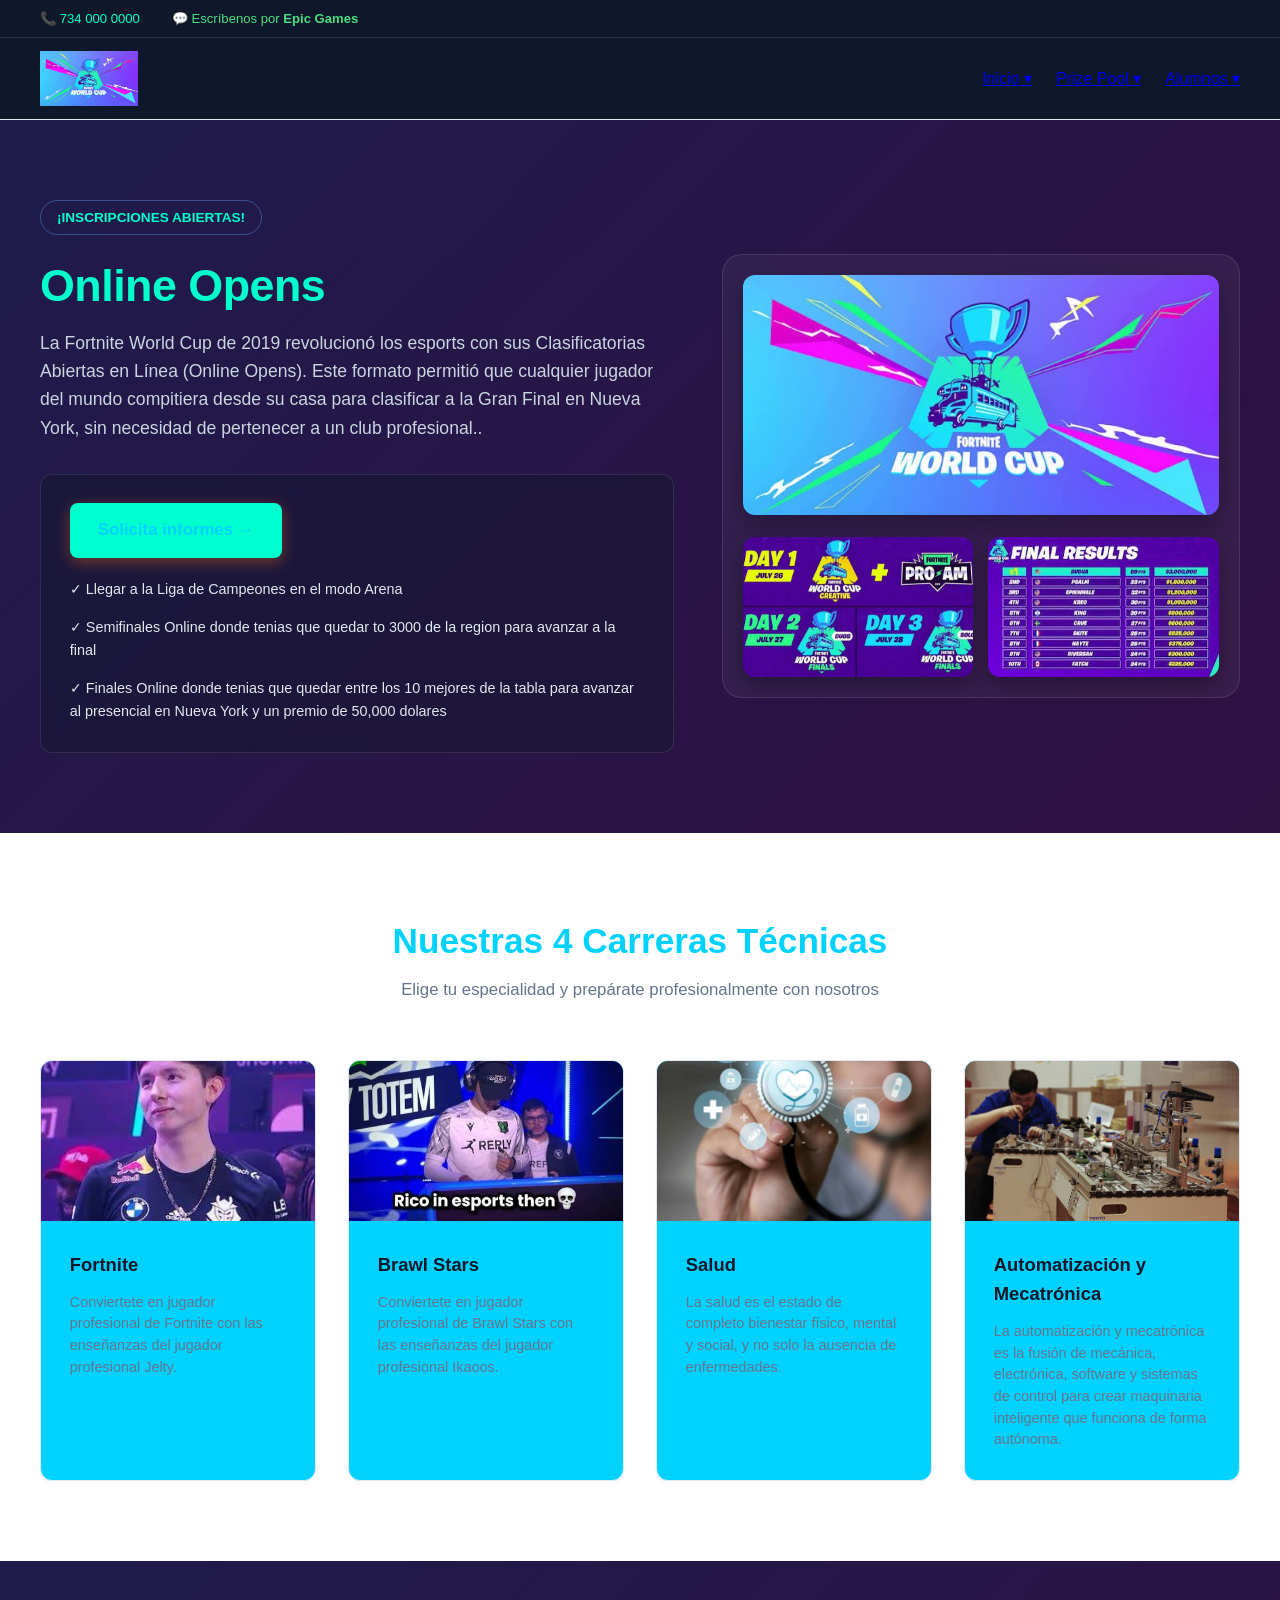
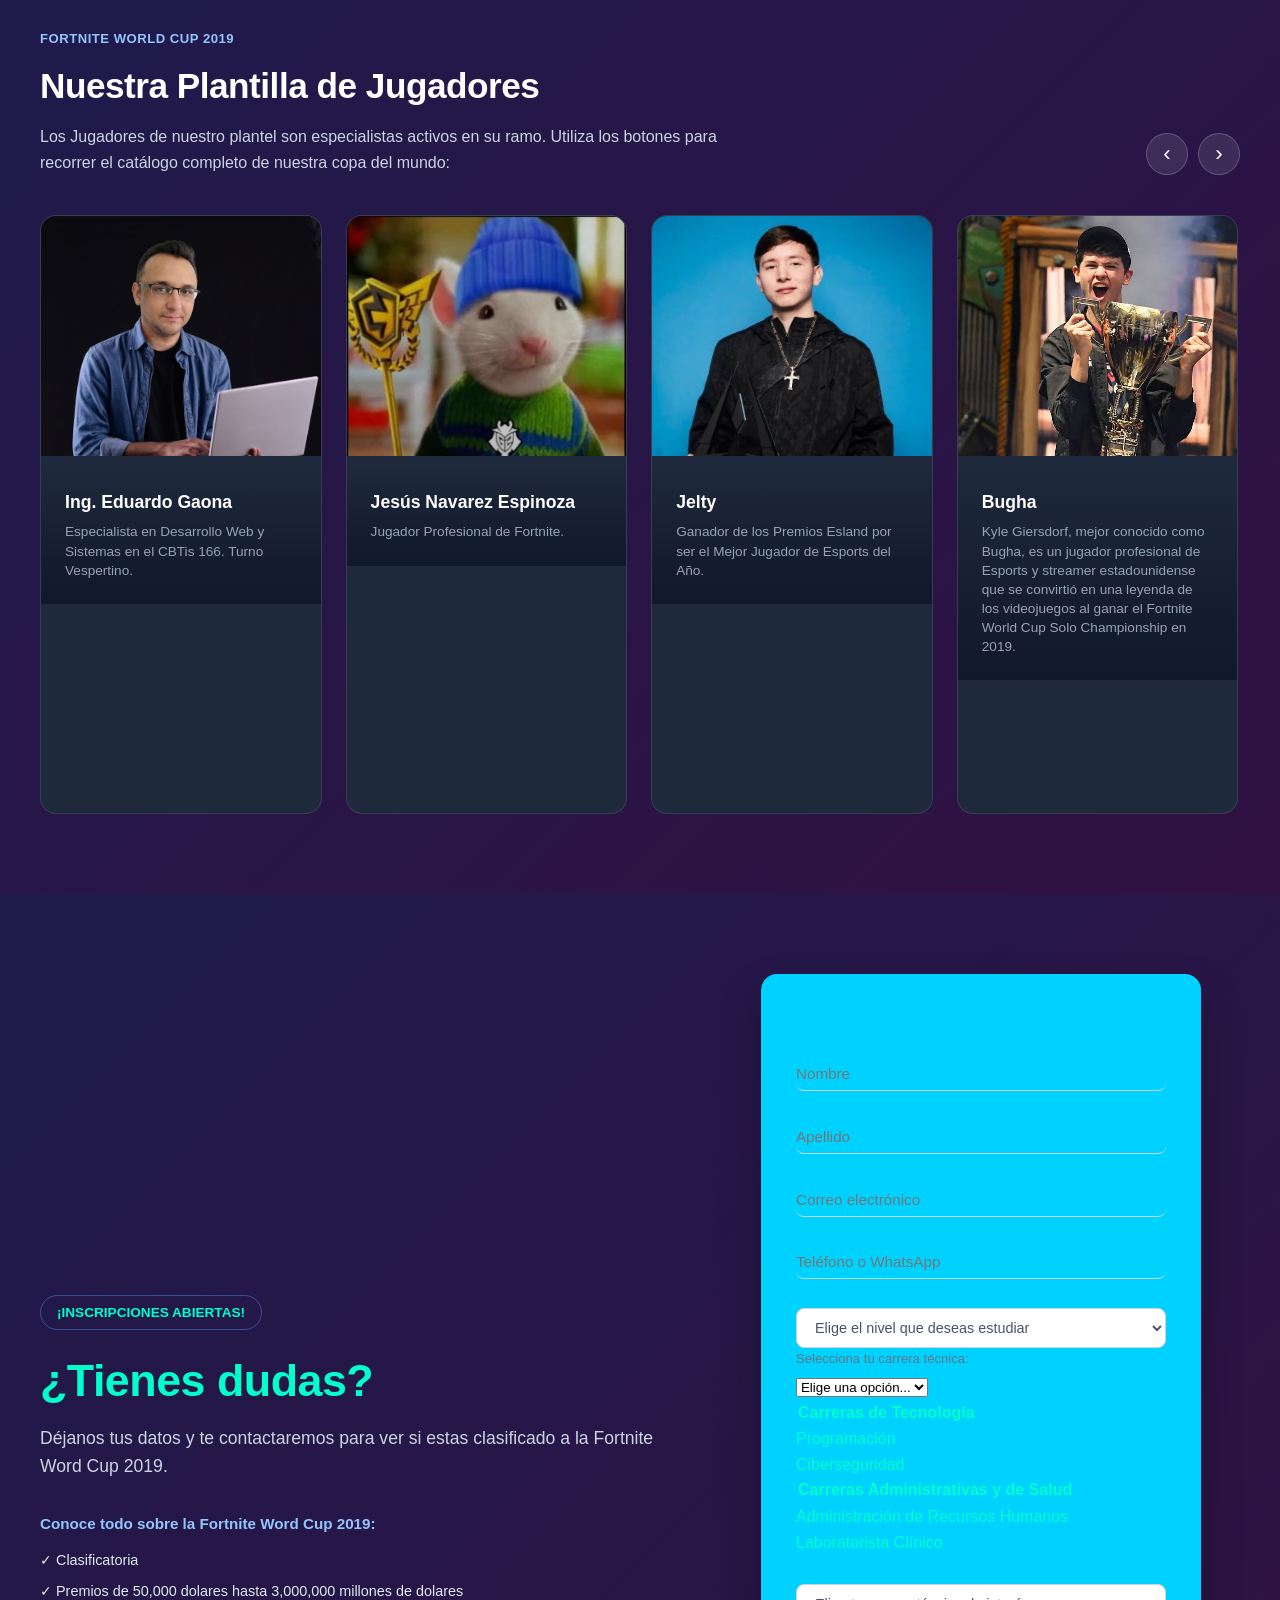
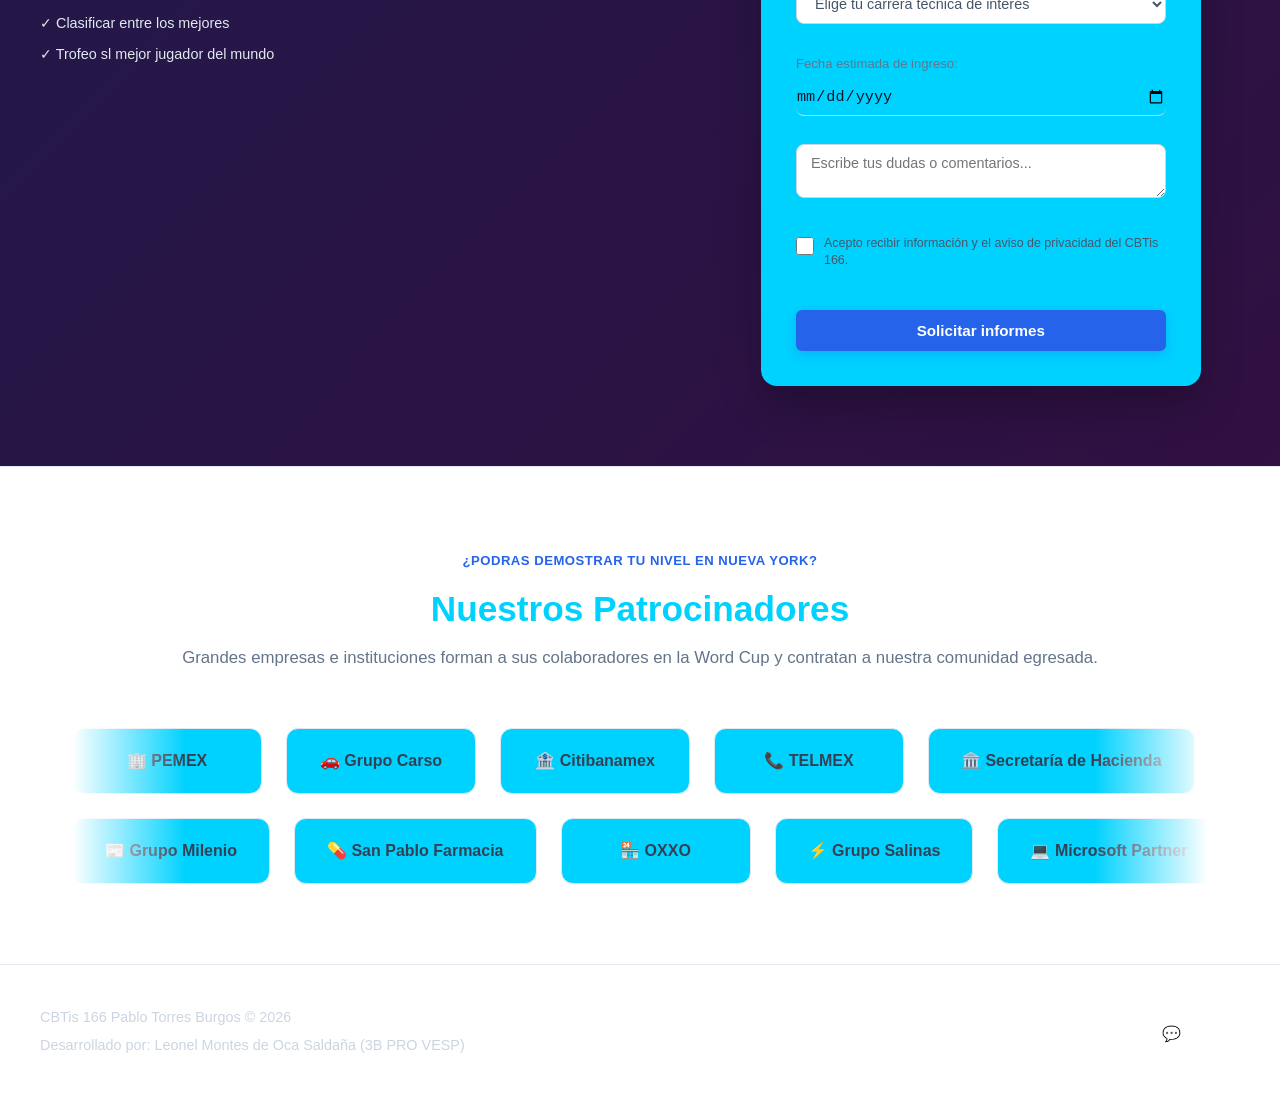
<file: index.html>
<!--
  ======================================================================
  INSTITUCIÓN: CBTis 166 Pablo Torres Burgos
  ----------------------------------------------------------------------
  * Estudiante: Leonel Montes de Oca Saldaña
  * Grupo: 3B PRO VESP  
  * Actividad: Portal Institucional (Con barra superior, collage y formulario)
  ====================================================================== -->

<!DOCTYPE html>
<html lang="es">
<head>
    <meta charset="UTF-8">
    <meta name="viewport" content="width=device-width, initial-scale=1.0">
    <title>CBTis 166 - Portal Oficial</title>
    <link rel="stylesheet" href="styles.css">
</head>
<body>

    <!-- BARRA SUPERIOR DE CONTACTO -->
    <div class="top-bar" id="inicio">
        <div class="top-bar-container">
            <div class="top-contacts">
                <span class="top-item">📞 734 000 0000</span>
                <span class="top-item whatsapp">💬 Escríbenos por <strong>Epic Games</strong></span>
            </div>
        </div>
    </div>

 <!-- BARRA DE NAVEGACIÓN PRINCIPAL CON MENÚS DESPLEGABLES -->
    <header class="navbar">
        <div class="nav-container">
            <div class="nav-brand">
                <a href="#inicio">
                    <img src="img/WordCup.jpeg" alt="CBTis 166" class="brand-logo-img">
                </a>
            </div>

            <!-- Botón del Menú Hamburguesa para móviles -->
            <button type="button" class="hamburger" id="hamburger-btn" aria-label="Abrir menú de navegación">
                <span class="bar"></span>
                <span class="bar"></span>
                <span class="bar"></span>
            </button>

            <!-- MENÚ PRINCIPAL -->
            <nav>
                <ul class="nav-menu" id="nav-menu">
                    
                    <!-- 1. Menú Desplegable: INICIO -->
                    <li class="nav-item dropdown-item">
                        <a href="#inicio" class="nav-link dropdown-btn" id="dropdown-inicio-btn">
                            Inicio <span class="arrow">▾</span>
                        </a>
                        <ul class="submenu" id="submenu-inicio">
                            <li class="submenu-item"><a href="#inicio" class="submenu-link">Diseño Web</a></li>
                            <li class="submenu-item"><a href="#oferta" class="submenu-link">Aplicaciones Móviles</a></li>
                            <li class="submenu-item"><a href="#contacto" class="submenu-link">Ciberseguridad</a></li>
                        </ul>
                    </li>

                    <!-- 2. Menú Desplegable: PRIZE POOL -->
                    <li class="nav-item dropdown-item">
                        <a href="#oferta" class="nav-link dropdown-btn" id="dropdown-prize-btn">
                            Prize Pool <span class="arrow">▾</span>
                        </a>
                        <ul class="submenu" id="submenu-prize">
                            <li class="submenu-item"><a href="#oferta" class="submenu-link">Diseño Web</a></li>
                            <li class="submenu-item"><a href="#oferta" class="submenu-link">Aplicaciones Móviles</a></li>
                            <li class="submenu-item"><a href="#oferta" class="submenu-link">Ciberseguridad</a></li>
                        </ul>
                    </li>

                    <!-- 3. Menú Desplegable: ALUMNOS -->
                    <li class="nav-item dropdown-item">
                        <a href="login.html" class="nav-link dropdown-btn" id="dropdown-alumnos-btn">
                            Alumnos <span class="arrow">▾</span>
                        </a>
                        <ul class="submenu" id="submenu-alumnos">
                            <li class="submenu-item"><a href="login.html" class="submenu-link">Diseño Web</a></li>
                            <li class="submenu-item"><a href="login.html" class="submenu-link">Aplicaciones Móviles</a></li>
                            <li class="submenu-item"><a href="login.html" class="submenu-link">Ciberseguridad</a></li>
                        </ul>
                    </li>

                </ul>
            </nav>
        </div>
    </header>

    <!-- SECCIÓN DE DOS COLUMNAS CON COLLAGE DE IMÁGENES -->
    <section class="hero-section">
        <div class="hero-container">
            
            <!-- Columna Izquierda: Textos, Botón y Beneficios -->
            <div class="hero-text-side">
                <span class="hero-tag">¡INSCRIPCIONES ABIERTAS!</span>
                <h1>Online Opens</h1>
                <p>La Fortnite World Cup de 2019 revolucionó los esports con sus Clasificatorias Abiertas en Línea (Online Opens). Este formato permitió que cualquier jugador del mundo compitiera desde su casa para clasificar a la Gran Final en Nueva York, sin necesidad de pertenecer a un club profesional..</p>
                
                <div class="hero-cta-box">
                    <a href="login.html" class="btn-orange">Solicita informes →</a>
                    <div class="hero-benefits">
                        <span>✓ Llegar a la Liga de Campeones en el modo Arena</span>
                        <span>✓ Semifinales Online donde tenias que quedar to 3000 de la region para avanzar a la final</span>
                        <span>✓ Finales Online donde tenias que quedar entre los 10 mejores de la tabla para avanzar al presencial en Nueva York y un premio de 50,000 dolares</span>
                    </div>
                </div>
            </div>

            <!-- Columna Derecha: Collage de Imágenes -->
            <div class="hero-image-side">
                <div class="image-collage">
                    <div class="collage-main">
                        <img src="img/WordCup.jpeg" alt="Estudiante CBTis">
                    </div>
                    <div class="collage-sub">
                        <img src="img/formato.jpg" alt="Laboratorista">
                        <img src="img/tabla.jpg" alt="Programación">
                    </div>
                </div>
            </div>

        </div>
    </section>

    <!-- SECCIÓN DE OFERTA EDUCATIVA CON IMÁGENES ALUSIVAS -->
    <section id="oferta" class="careers-section">
        <div class="section-container">
            <div class="section-header">
                <h2>Nuestras 4 Carreras Técnicas</h2>
                <p>Elige tu especialidad y prepárate profesionalmente con nosotros</p>
            </div>

            <div class="careers-grid">
                
                <!-- Carrera 1: Fortnite -->
                <div class="career-card">
                    <div class="career-img-container">
                        <img src="img/jelty3.jpeg" alt="Recursos Humanos">
                    </div>
                    <div class="career-content">
                        <h3>Fortnite</h3>
                        <p>Conviertete en jugador profesional de Fortnite con las enseñanzas del jugador profesional Jelty.</p>
                    </div>
                </div>

                <!-- Carrera 2: Brawl Stars -->
                <div class="career-card">
                    <div class="career-img-container">
                        <img src="img/ikaoos.jpeg" alt="Programación">
                    </div>
                    <div class="career-content">
                        <h3>Brawl Stars</h3>
                        <p>Conviertete en jugador profesional de Brawl Stars con las enseñanzas del jugador profesional Ikaoos.</p>
                    </div>
                </div>

                <!-- Carrera 3: Salud -->
                <div class="career-card">
                    <div class="career-img-container">
                        <img src="img/Salud.jpg" alt="Ciberseguridad">
                    </div>
                    <div class="career-content">
                        <h3>Salud</h3>
                        <p>La salud es el estado de completo bienestar físico, mental y social, y no solo la ausencia de enfermedades.</p>
                    </div>
                </div>

                <!-- Carrera 4: Automatización y Mecatrónica -->
                <div class="career-card">
                    <div class="career-img-container">
                        <img src="img/AutomatizaciónyMecatrónica.jpg" alt="Laboratorista Clínico">
                    </div>
                    <div class="career-content">
                        <h3>Automatización y Mecatrónica</h3>
                        <p>La automatización y mecatrónica es la fusión de mecánica, electrónica, software y sistemas de control para crear maquinaria inteligente que funciona de forma autónoma.</p>
                    </div>
                </div>

            </div>
        </div>
    </section>

    <!-- SECCIÓN DE DOCENTES CON RECORRIDO INTERACTIVO (JS) -->
    <section class="teachers-section">
        <div class="teachers-container">
            
            <div class="teachers-header">
                <div>
                    <span class="teachers-tag">Fortnite World Cup 2019</span>
                    <h2>Nuestra Plantilla de Jugadores</h2>
                    <p>Los Jugadores de nuestro plantel son especialistas activos en su ramo. Utiliza los botones para recorrer el catálogo completo de nuestra copa del mundo:</p>
                </div>
                <!-- Botones funcionales con IDs -->
                <div class="teachers-nav-buttons">
                    <button id="btn-prev" class="nav-btn">‹</button>
                    <button id="btn-next" class="nav-btn">›</button>
                </div>
            </div>

            <!-- Contenedor de las tarjetas de docentes (controlado por JS) -->
            <div class="teachers-grid" id="teachers-track">
                
                <!-- Grupo 1 (Primeros 4 profesores) -->
                <div class="teacher-card">
                    <img src="img/gaona.jpg" alt="Profesor">
                    <div class="teacher-info">
                        <h3>Ing. Eduardo Gaona</h3>
                        <p>Especialista en Desarrollo Web y Sistemas en el CBTis 166. Turno Vespertino.</p>
                    </div>
                </div>

                <div class="teacher-card">
                    <img src="img/jelty.jpeg" alt="Profesora">
                    <div class="teacher-info">
                        <h3>Jesús Navarez Espinoza</h3>
                        <p>Jugador Profesional de Fortnite.</p>
                    </div>
                </div>

                <div class="teacher-card">
                    <img src="img/jelty2.jpeg" alt="Profesor">
                    <div class="teacher-info">
                        <h3>Jelty </h3>
                        <p>Ganador de los Premios Esland por ser el Mejor Jugador de Esports del Año.</p>
                    </div>
                </div>

                <div class="teacher-card">
                    <img src="img/Bugha.jpg" alt="Profesor">
                    <div class="teacher-info">
                        <h3>Bugha</h3>
                        <p>Kyle Giersdorf, mejor conocido como Bugha, es un jugador profesional de Esports y streamer estadounidense que se convirtió en una leyenda de los videojuegos al ganar el Fortnite World Cup Solo Championship en 2019.</p>
                    </div>
                </div>

                <!-- Grupo 2 (Otros 4 profesores / Ejemplos adicionales para el recorrido) -->
                <div class="teacher-card">
                    <img src="img/Peterbot.jpg"alt="Profesora">
                    <div class="teacher-info">
                        <h3>Peterbot</h3>
                        <p>Peter Kata, más conocido en el mundo de los videojuegos como Peterbot, es un jugador profesional de Fortnite húngaro-estadounidense y creador de contenido que actualmente compite para la organización Team Falcons. Nacido el 20 de junio de 2007, es ampliamente considerado por la comunidad y los analistas como uno de los mejores jugadores de Fortnite del mundo debido a sus mecánicas excepcionales, puntería milimétrica y agresivo estilo de juego.</p>
                    </div>
                </div>

                <div class="teacher-card">
                    <img src="img/King.jpg" alt="Profesor">
                    <div class="teacher-info">
                        <h3>King</h3>
                        <p>El jugador argentino Thiago "K1nG" Lapp hizo historia en la Fortnite World Cup 2019 al obtener el 5.º puesto en la modalidad en solitario (Solo) con tan solo 13 años de edad, llevándose un premio de $900,000 dólares. El torneo, celebrado en el Arthur Ashe Stadium de Nueva York, catapultó al joven a la fama internacional gracias a su estilo de juego sumamente agresivo y vistoso.</p>
                    </div>
                </div>

                <div class="teacher-card">
                    <img src="img/Mongraal.jpg" alt="Profesora">
                    <div class="teacher-info">
                        <h3>Mongraal</h3>
                        <p>Kyle "Mongraal" Jackson (nacido el 13 de agosto de 2004) es un reconocido jugador profesional de esports y creador de contenido británico, considerado históricamente como uno de los pioneros y mecánicos más influyentes en la escena competitiva global de Fortnite.</p>
                    </div>
                </div>

                <div class="teacher-card">
                    <img src="img/sangaona.jpeg" alt="Profesor">
                    <div class="teacher-info">
                        <h3>San Gaona</h3>
                        <p>Patrono de los que codifican, resuelven y nunca se rinden ante el código.</p>
                    </div>
                </div>

            </div>

        </div>
    </section>

    <!-- SECCIÓN DE DOS COLUMNAS CON FORMULARIO INTEGRADO -->
    <section class="hero-section">
        <div class="hero-container">
            
            <!-- Columna Izquierda: Textos y Beneficios (Estilo UMOV) -->
            <div class="hero-text-side">
                <span class="hero-tag">¡INSCRIPCIONES ABIERTAS!</span>
                <h1 class="hero-title-custom">¿Tienes dudas?</h1>
                <p class="hero-desc-custom">
                    Déjanos tus datos y te contactaremos para ver si estas clasificado a la Fortnite Word Cup 2019.
                </p>
                
                <div class="hero-subtitle-custom">
                    Conoce todo sobre la Fortnite Word Cup 2019:
                </div>
                <div class="hero-benefits hero-benefits-column">
                    <span>✓ Clasificatoria</span>
                    <span>✓ Premios de 50,000 dolares hasta 3,000,000 millones de dolares</span>
                    <span>✓ Clasificar entre los mejores</span>
                    <span>✓ Trofeo sl mejor jugador del mundo</span>
                </div>
            </div>

            <!-- Columna Derecha: Tarjeta Flotante con Formulario (10 campos/etiquetas) -->
            <div class="hero-form-side">
                <div class="cbtis-hero-form-card">
                    
                    <h3 class="form-card-title">
                        Solicita informes
                    </h3>

                    <form id="form-hero-informes" action="#" method="POST">
                        
                        <!-- 1. Campo de Texto: Nombre -->
                        <div class="cbtis-input-group form-group-margin">
                            <input type="text" id="info_nombre" name="nombre" required placeholder="Nombre" class="form-control-input">
                        </div>

                        <!-- 2. Campo de Texto: Apellido -->
                        <div class="cbtis-input-group form-group-margin">
                            <input type="text" id="info_apellido" name="apellido" required placeholder="Apellido" class="form-control-input">
                        </div>

                        <!-- 3. Campo de Correo Electrónico -->
                        <div class="cbtis-input-group form-group-margin">
                            <input type="email" id="info_email" name="email" required placeholder="Correo electrónico" class="form-control-input">
                        </div>

                        <!-- 4. Campo de Teléfono -->
                        <div class="cbtis-input-group form-group-margin">
                            <input type="tel" id="info_telefono" name="telefono" required placeholder="Teléfono o WhatsApp" class="form-control-input">
                        </div>

                        <!-- 5. Menú Desplegable (Select): Nivel de Estudios -->
                        <div class="cbtis-input-group form-group-margin">
                            <select id="info_nivel" name="nivel" required class="form-control-select">
                                <option value="">Elige el nivel que deseas estudiar</option>
                                <option value="media">Educación Mixta</option>
                            </select><div class="input-group">
    <label for="carrera-academica">Selecciona tu carrera técnica:</label>
    
    <!-- Etiqueta select obligatoria para que funcionen los grupos -->
    <select id="carrera-academica" name="carrera" required>
        <option value="">Elige una opción...</option>
        
        <optgroup label="Carreras de Tecnología">
            <option value="programacion">Programación</option>
            <option value="ciberseguridad">Ciberseguridad</option>
        </optgroup>
        
        <optgroup label="Carreras Administrativas y de Salud">
            <option value="recursos_humanos">Fortnite</option>
            <option value="laboratorista">Brawl Stars</option>
        </optgroup>
        
    </select><optgroup label="Carreras de Tecnología">
    <option value="programacion">Programación</option>
    <option value="ciberseguridad">Ciberseguridad</option>
</optgroup>
<optgroup label="Carreras Administrativas y de Salud">
    <option value="recursos_humanos">Administración de Recursos Humanos</option>
    <option value="laboratorista">Laboratorista Clínico</option>
</optgroup>
</div>
                        </div>

                        <!-- 6. Menú Desplegable (Select): Carrera Técnica -->
                        <div class="cbtis-input-group form-group-margin">
                            <select id="info_carrera" name="carrera" required class="form-control-select">
                                <option value="">Elige tu carrera técnica de interés</option>
                                <option value="recursos">Fortnite</option>
                                <option value="programacion">Brawl Stars</option>
                                <option value="ciberseguridad">Ciberseguridad</option>
                                <option value="laboratorista">Laboratorista Clínico</option>
                            </select>
                        </div>

                        <!-- 7. Campo de Fecha (Date): Fecha estimada de ingreso -->
                        <div class="cbtis-input-group form-group-margin">
                            <label for="info_fecha" class="form-date-label">Fecha estimada de ingreso:</label>
                            <input type="date" id="info_fecha" name="fecha" required class="form-control-date">
                        </div>

                        <!-- 8. Área de Texto (Textarea): Dudas adicionales -->
                        <div class="cbtis-input-group form-group-margin">
                            <textarea id="info_comentarios" name="comentarios" rows="2" placeholder="Escribe tus dudas o comentarios..." class="form-control-textarea"></textarea>
                        </div>

                      <!-- 9. Casilla de Verificación (Checkbox): Términos y privacidad -->
                        <div class="cbtis-input-group form-group-checkbox">
                            <input type="checkbox" id="info_terminos" name="terminos" required class="form-checkbox-input">
                            <label for="info_terminos" class="form-checkbox-label">
                                Acepto recibir información y el aviso de privacidad del CBTis 166.
                            </label>
                        </div>

                        <!-- 10. Botón de Envío (Submit Button) -->
                        <button type="submit" class="cbtis-btn-ingresar form-submit-btn">
                            Solicitar informes
                        </button>

                    </form>
                </div>
            </div>

        </div>
    </section>

    <!-- SECCIÓN DE CONVENIOS DOBLE LÍNEA -->
    <section class="convenios-section">
        <div class="convenios-container">
            
            <div class="section-header">
                <span class="teachers-tag convenience-tag-custom">¿Podras demostrar tu nivel en Nueva York?</span>
                <h2>Nuestros Patrocinadores</h2>
                <p>Grandes empresas e instituciones forman a sus colaboradores en la Word Cup y contratan a nuestra comunidad egresada.</p>
            </div>

            <!-- LÍNEA 1: Se desplaza hacia la IZQUIERDA -->
            <div class="marquee-wrapper">
                <div class="marquee-track marquee-track-top">
                    <div class="convenio-card">🏢 PEMEX</div>
                    <div class="convenio-card">🚗 Grupo Carso</div>
                    <div class="convenio-card">🏦 Citibanamex</div>
                    <div class="convenio-card">📞 TELMEX</div>
                    <div class="convenio-card">🏛️ Secretaría de Hacienda</div>
                    <div class="convenio-card">📦 Mercado Libre</div>
                    <div class="convenio-card">🌴 Grupo Xcaret</div>
                    <div class="convenio-card">🌐 CISCO Networking</div>
                    <!-- Duplicado para efecto infinito fluido -->
                    <div class="convenio-card">🏢 PEMEX</div>
                    <div class="convenio-card">🚗 Grupo Carso</div>
                    <div class="convenio-card">🏦 Citibanamex</div>
                    <div class="convenio-card">📞 TELMEX</div>
                    <div class="convenio-card">🏛️ Secretaría de Hacienda</div>
                    <div class="convenio-card">📦 Mercado Libre</div>
                    <div class="convenio-card">🌴 Grupo Xcaret</div>
                    <div class="convenio-card">🌐 CISCO Networking</div>
                </div>
            </div>

            <!-- LÍNEA 2: Se desplaza hacia la DERECHA -->
            <div class="marquee-wrapper marquee-wrapper-spacing">
                <div class="marquee-track marquee-track-bottom">
                    <div class="convenio-card">📰 Grupo Milenio</div>
                    <div class="convenio-card">💊 San Pablo Farmacia</div>
                    <div class="convenio-card">🏪 OXXO</div>
                    <div class="convenio-card">⚡ Grupo Salinas</div>
                    <div class="convenio-card">💻 Microsoft Partner</div>
                    <div class="convenio-card">🎓 UNAM Vinculación</div>
                    <div class="convenio-card">🏥 Hospital General</div>
                    <div class="convenio-card">⚙️ Bosch México</div>
                    <!-- Duplicado para efecto infinito fluido -->
                    <div class="convenio-card">📰 Grupo Milenio</div>
                    <div class="convenio-card">💊 San Pablo Farmacia</div>
                    <div class="convenio-card">🏪 OXXO</div>
                    <div class="convenio-card">⚡ Grupo Salinas</div>
                    <div class="convenio-card">💻 Microsoft Partner</div>
                    <div class="convenio-card">🎓 UNAM Vinculación</div>
                    <div class="convenio-card">🏥 Hospital General</div>
                    <div class="convenio-card">⚙️ Bosch México</div>
                </div>
            </div>
        </div>
    </section>

    <!-- PIE DE PÁGINA (FOOTER CON REDES SOCIALES) -->
    <footer class="footer">
        <div class="footer-container">
            
            <div class="footer-info">
                <p>CBTis 166 Pablo Torres Burgos &copy; 2026</p>
                <p class="footer-author">Desarrollado por: Leonel Montes de Oca Saldaña (3B PRO VESP)</p>
            </div>

            <!-- Enlaces de Redes Sociales -->
            <div class="footer-socials">
                <a href="https://facebook.com" target="_blank" class="social-icon" title="Facebook">f</a>
                <a href="https://instagram.com" target="_blank" class="social-icon" title="Instagram">ig</a>
                <a href="https://whatsapp.com" target="_blank" class="social-icon" title="WhatsApp">💬</a>
                <a href="https://youtube.com" target="_blank" class="social-icon" title="YouTube"> ▶</a>
            </div>

        </div>
    </footer>

    <script src="script.js"></script>
</body>
</html>
</file>
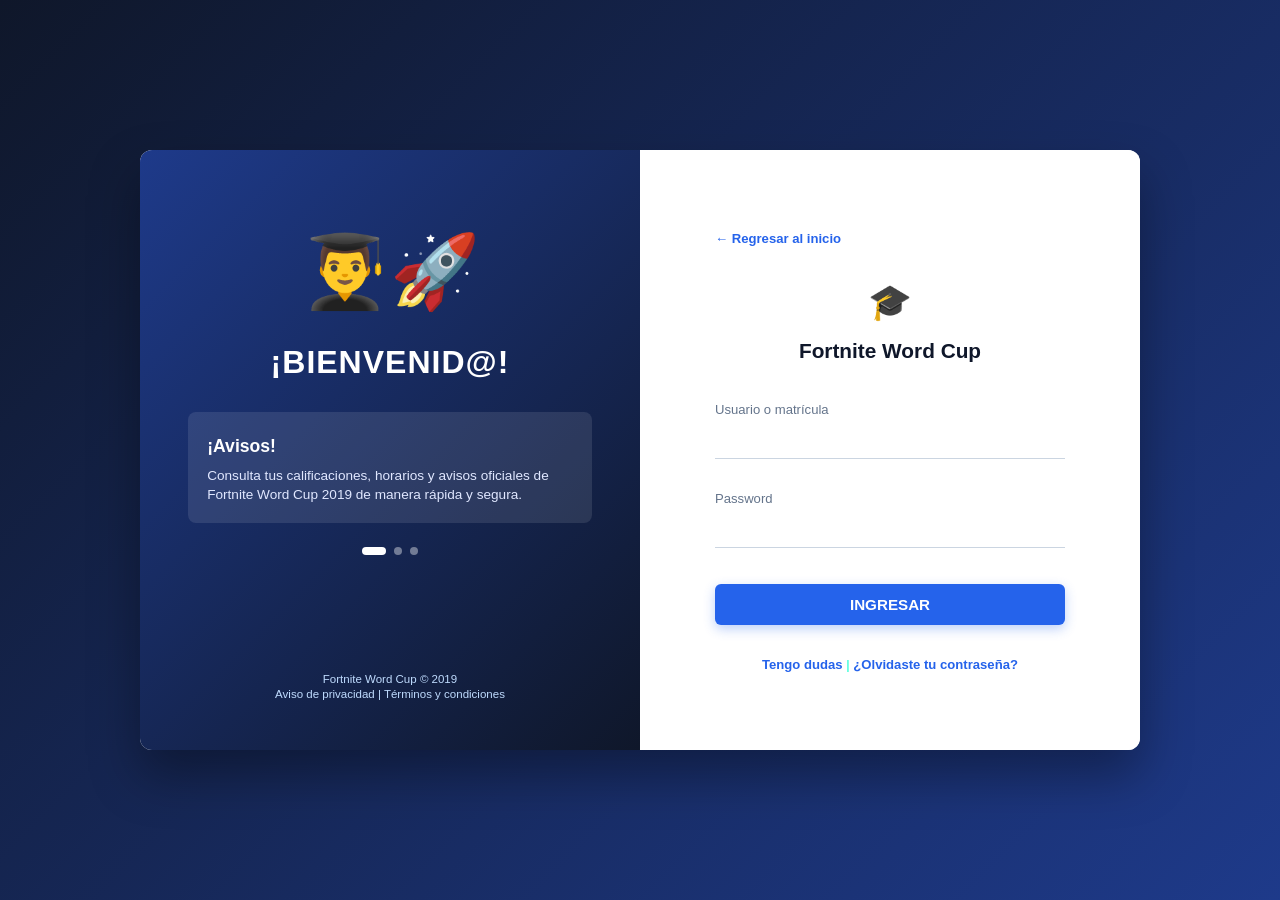
<file: login.html>
<!DOCTYPE html>
<html lang="es">
<head>
    <meta charset="UTF-8">
    <meta name="viewport" content="width=device-width, initial-scale=1.0">
    <title>Portal de Alumnos - CBTis 166</title>
    <link rel="stylesheet" href="styles.css">
</head>
<body class="cbtis-login-body">

    <!-- Contenedor principal de dos columnas -->
    <div class="cbtis-login-container">

        <!-- LADO IZQUIERDO: Panel Azul con Bienvenida e Ilustración -->
        <div class="cbtis-left-panel">
            <div class="cbtis-left-content">
                
                <div class="cbtis-illustration-box">
                    <div class="cbtis-badge-icon">👨‍🎓🚀</div>
                    <h2>¡BIENVENID@!</h2>
                </div>

                <div class="cbtis-notices-box">
                    <h3>¡Avisos!</h3>
                    <p>Consulta tus calificaciones, horarios y avisos oficiales de Fortnite Word Cup 2019 de manera rápida y segura.</p>
                </div>

                <div class="cbtis-slider-dots">
                    <span class="cbtis-dot active"></span>
                    <span class="cbtis-dot"></span>
                    <span class="cbtis-dot"></span>
                </div>
            </div>

            <div class="cbtis-left-footer">
                Fortnite Word Cup &copy; 2019<br>
                <span>Aviso de privacidad | Términos y condiciones</span>
            </div>
        </div>

        <!-- LADO DERECHO: Panel Blanco con el Formulario de Acceso -->
        <div class="cbtis-right-panel">
            <div class="cbtis-login-wrapper">
                
                <div class="login-back-container">
                    <a href="index.html" class="cbtis-back-link">← Regresar al inicio</a>
                </div>

                <div class="cbtis-logo-header">
                    <div class="login-logo-emoji">🎓</div>
                    <h1>Fortnite <strong>Word Cup</strong></h1>
                </div>

                <form id="form-login" action="#" method="POST">
                    
                    <div class="cbtis-input-group">
                        <label for="usuario">Usuario o matrícula</label>
                        <input type="text" id="usuario" name="usuario" required>
                    </div>

                    <div class="cbtis-input-group">
                        <label for="password">Password</label>
                        <input type="password" id="password" name="password" required>
                    </div>

                    <button type="submit" class="cbtis-btn-ingresar">INGRESAR</button>

                </form>

                <div class="cbtis-login-help">
                    <a href="#">Tengo dudas</a> | <a href="#">¿Olvidaste tu contraseña?</a>
                </div>

            </div>
        </div>

    </div>

    <script src="script.js"></script>
</body>
</html>
</file>
<file: styles.css>
/* ======================================================================
   ESTILOS GENERALES Y PORTADA - CBTis 166
   ====================================================================== */
*{
    box-sizing: border-box; /* Incluye bordes y rellenos en el ancho y alto total */
    margin: 0;              /* Elimina los márgenes predeterminados de la página */
    padding: 0;             /* Elimina los rellenos internos predeterminados */
}

body {
    font-family: 'Segoe UI', Tahoma, Geneva, Verdana, sans-serif; /* Tipografía principal limpia y moderna */
    color: #00ffcc;                 /* Color de texto base gris oscuro */
    background-color: #;      /* Color de fondo general suave para el sitio */
    line-height: 1.6;               /* Espaciado de línea cómodo para la lectura */
}

/* --------------------------------------------------------------------
   BARRA SUPERIOR DE CONTACTO
   -------------------------------------------------------------------- */
.top-bar {
    background-color: #0f172a;              /* Fondo oscuro para la franja de contacto superior */
    color: #00ffcc;                         /* Color de texto gris claro secundario */
    font-size: 0.82rem;                     /* Tamaño de fuente pequeño y sutil */
    padding: 0.5rem 2rem;                   /* Relleno interno superior/inferior y lateral */
    border-bottom: 1px solid rgba(255, 255, 255, 0.1); /* Línea divisoria inferior translúcida */
}

.top-bar-container {
    max-width: 1200px;     /* Ancho máximo estructurado para mantener simetría */
    margin: 0 auto;        /* Centra horizontalmente el contenedor */
    display: flex;         /* Activa el diseño flexible */
    justify-content: space-between; /* Distribuye el espacio entre los elementos internos */
    align-items: center;   /* Centra verticalmente los elementos */
}

.top-contacts {
    display: flex;         /* Distribuye los datos de contacto en fila horizontal */
    gap: 2rem;             /* Separación horizontal entre los elementos */
}

.top-item.whatsapp {
    color: #4ade80;        /* Color verde característico para destacar WhatsApp */
}

/* ======================================================================
   BARRA DE NAVEGACIÓN RESPONSIVA
   ====================================================================== */
.navbar {
    background-color: #0f172a; /* Fondo blanco sólido para el menú de navegación */
    border-bottom: 1px solid #e2e8f0; /* Borde inferior sutil */
    position: sticky;          /* Fija la barra en la parte superior al hacer scroll */
    top: 0;                    /* Posición de anclaje exacto en la parte superior */
    z-index: 1000;             /* Asegura que la barra esté siempre por encima de otros elementos */
    padding: 0.8rem 1.5rem;    /* Relleno interior de la barra de navegación */
}

.nav-container {
    max-width: 1200px;         /* Ancho máximo alineado con el resto del sitio */
    margin: 0 auto;            /* Centra el contenedor del menú */
    display: flex;             /* Modelo flexible */
    justify-content: space-between; /* Separa el logotipo de los enlaces del menú */
    align-items: center;       /* Alinea verticalmente al centro */
    flex-wrap: wrap;           /* Permite que los elementos bajen si falta espacio */
    gap: 1rem;                 /* Espaciado predeterminado */
}

.nav-brand {
    display: flex;             /* Contenedor flexible para la marca/logo */
    align-items: center;       /* Centra verticalmente el logotipo */
}

.brand-logo-img {
    height: 55px;              /* Altura fija estándar para el logotipo institucional */
    width: auto;               /* Ancho proporcional automático */
    object-fit: contain;       /* Evita deformaciones en la imagen */
    display: block;            /* Elimina espacios fantasma inferiores */
}

.nav-links {
    display: flex;             /* Organiza los enlaces de navegación en línea */
    align-items: center;       /* Centra verticalmente */
    gap: 1.5rem;               /* Espacio de separación entre cada opción del menú */
    flex-wrap: wrap;           /* Adaptable en pantallas chicas */
}

.nav-links a {
    text-decoration: none;     /* Quita el subrayado predeterminado de los enlaces */
    color: #00ffcc;            /* Color de texto gris intermedio */
    font-weight: 600;          /* Seminegrita para mejor visibilidad */
    font-size: 0.9rem;         /* Tamaño de fuente adecuado */
    transition: color 0.2s;    /* Transición suave al cambiar de color */
}

.nav-links a:hover {
    color: #2563eb;            /* Cambia a azul corporativo al pasar el cursor */
}

.btn-nav-login {
    background-color: #0f172a; /* Fondo azul destacado para el botón de alumnos */
    color: #00ffcc;   /* Texto blanco forzado */
    padding: 8px 16px;         /* Relleno interior del botón */
    border-radius: 6px;        /* Esquinas redondeadas */
    transition: background-color 0.2s; /* Transición suave en el color de fondo */
}

.btn-nav-login:hover {
    background-color: #1d4ed8; /* Azul más oscuro al pasar el cursor */
}

@media (max-width: 600px) {
    .navbar {
        padding: 0.6rem 1rem;  /* Reduce el padding en pantallas móviles pequeñas */
    }
    .nav-container {
        justify-content: center; /* Centra los elementos del menú en móviles */
    }
    .nav-links {
        gap: 1rem;             /* Reduce el espacio entre enlaces */
        justify-content: center; /* Centra los enlaces */
    }
}

/* --------------------------------------------------------------------
   SECCIÓN HERO (DOS COLUMNAS CON COLLAGE)
   -------------------------------------------------------------------- */
.hero-section {
    background:  linear-gradient(135deg, #1e1b4b 0%, #311042 100%); /* Fondo con degradado azul oscuro */
    color: #00ffcc;              /* Texto general en blanco para alto contraste */
    padding: 5rem 2rem;        /* Relleno superior/inferior amplio y lateral */
    overflow: hidden;          /* Oculta desbordamientos */
}

.hero-container {
    max-width: 1200px;         /* Ancho máximo del contenedor principal */
    margin: 0 auto;            /* Centra el contenedor */
    display: grid;             /* Utiliza CSS Grid para organizar las columnas */
    grid-template-columns: 1.1fr 0.9fr; /* Texto ligeramente más ancho que el collage */
    gap: 3rem;                 /* Espacio de separación entre columnas */
    align-items: center;       /* Alinea verticalmente al centro */
}

@media (max-width: 900px) {
    .hero-container {
        grid-template-columns: 1fr; /* Cambia a una sola columna en pantallas medianas/móviles */
    }
}

.hero-tag {
    display: inline-block;     /* Permite aplicar padding y márgenes como bloque */
    background-color:   linear-gradient(135deg, #1e1b4b 0%, #311042 100%); /* Fondo azul translúcido */
    border: 1px solid rgba(96, 165, 250, 0.4); /* Borde azul claro sutil */
    color: #00ffcc;            /* Texto azul claro brillante */
    padding: 6px 16px;         /* Relleno interior */
    border-radius: 20px;       /* Bordes redondeados estilo píldora */
    font-size: 0.85rem;        /* Tamaño de fuente compacto */
    font-weight: 600;          /* Seminegrita */
    text-transform: uppercase; /* Convierte el texto en mayúsculas */
    margin-bottom: 1.5rem;     /* Margen inferior */
}

.hero-text-side h1 {
    font-size: 2.8rem;         /* Tamaño de fuente grande para el título principal */
    font-weight: 800;          /* Grosor muy marcado */
    margin-bottom: 1rem;       /* Espacio inferior */
    letter-spacing: -0.5px;    /* Reduce ligeramente el espacio entre letras */
    line-height: 1.2;          /* Altura de línea compacta */
}

.hero-text-side p {
    font-size: 1.1rem;         /* Tamaño de fuente cómodo para la descripción */
    color: #cbd5e1;            /* Color gris claro legible */
    margin-bottom: 2rem;       /* Espacio inferior */
    line-height: 1.6;          /* Altura de línea legible */
}

.hero-cta-box {
    background: rgba(15, 23, 42, 0.4); /* Fondo oscuro semitransparente */
    border: 1px solid rgba(255, 255, 255, 0.1); /* Borde sutil translúcido */
    padding: 1.8rem;           /* Relleno interno */
    border-radius: 12px;       /* Bordes redondeados */
    backdrop-filter: blur(6px); /* Efecto de desenfoque de cristal esmerilado */
}

.btn-orange {
    display: inline-block;     /* Permite dimensiones en enlaces */
    background: #00ffcc; /* Degradado naranja llamativo */
    color: #00d2ff;              /* Texto blanco */
    padding: 14px 28px;        /* Relleno interior generoso */
    border-radius: 8px;        /* Bordes redondeados */
    text-decoration: none;     /* Quita subrayado */
    font-weight: 700;          /* Negrita */
    font-size: 1.05rem;        /* Tamaño destacado */
    box-shadow: 0 4px 15px rgba(249, 115, 22, 0.4); /* Sombra naranja difuminada */
    transition: transform 0.2s, box-shadow 0.2s; /* Transiciones suaves */
    margin-bottom: 1.2rem;     /* Espacio inferior */
}

.btn-orange:hover {
    transform: translateY(-2px); /* Eleva ligeramente el botón al pasar el cursor */
    box-shadow: 0 6px 20px rgba(249, 115, 22, 0.6); /* Aumenta intensidad de sombra */
}

.hero-benefits {
    display: flex;             /* Organiza los beneficios en línea flexible */
    flex-wrap: wrap;           /* Salto de línea automático */
    gap: 15px;                 /* Espacio entre beneficios */
    font-size: 0.9rem;         /* Tamaño estándar */
    color: #e2e8f0;            /* Gris claro */
    font-weight: 500;          /* Peso medio */
}

/* Estilos del Collage de Imágenes */
.image-collage {
    display: flex;             /* Organiza los elementos en columna */
    flex-direction: column;    /* Dirección vertical */
    gap: 15px;                 /* Espacio entre imágenes */
    background: rgba(255, 255, 255, 0.05); /* Fondo translúcido sutil */
    padding: 20px;             /* Relleno interior */
    border-radius: 20px;       /* Bordes redondeados del contenedor */
    border: 1px solid rgba(255, 255, 255, 0.1); /* Borde sutil */
}

.collage-main img {
    width: 100%;               /* Ancho completo */
    height: 240px;             /* Altura fija para la imagen principal */
    object-fit: cover;         /* Recorta proporcionalmente sin deformar */
    border-radius: 12px;       /* Bordes redondeados */
    box-shadow: 0 10px 25px rgba(0,0,0,0.3); /* Sombra de profundidad */
}

.collage-sub {
    display: grid;             /* Cuadrícula para las dos imágenes inferiores */
    grid-template-columns: 1fr 1fr; /* Dos columnas iguales */
    gap: 15px;                 /* Espacio entre las secundarias */
}

.collage-sub img {
    width: 100%;               /* Ancho completo */
    height: 140px;             /* Altura fija para secundarias */
    object-fit: cover;         /* Recorte proporcional */
    border-radius: 12px;       /* Bordes redondeados */
    box-shadow: 0 8px 20px rgba(0,0,0,0.3); /* Sombra de profundidad */
}

/* Clases específicas para el formulario de informes */
.hero-title-custom {
    font-size: 2.5rem;         /* Tamaño de título personalizado */
    margin-bottom: 1rem;       /* Margen inferior */
}

.hero-desc-custom {
    color: #cbd5e1;            /* Color secundario */
    font-size: 1rem;           /* Tamaño legible */
    margin-bottom: 1.5rem;     /* Margen inferior */
}

.hero-subtitle-custom {
    font-size: 0.95rem;        /* Subtítulo */
    font-weight: 600;          /* Seminegrita */
    color: #93c5fd;            /* Azul claro */
    margin-bottom: 0.8rem;     /* Margen inferior */
}

.hero-benefits-column {
    display: flex;             /* Flexible vertical */
    flex-direction: column;    /* Apilado vertical */
    gap: 8px;                  /* Espaciado ajustado */
}

.cbtis-hero-form-card {
    background-color: #00d2ff; /* Fondo blanco sólido para la tarjeta del formulario */
    padding: 2.2rem;           /* Relleno interno amplio */
    border-radius: 16px;       /* Bordes redondeados marcados */
    box-shadow: 0 20px 40px rgba(0, 0, 0, 0.25); /* Sombra elegante flotante */
    width: 100%;               /* Ancho completo disponible */
    max-width: 440px;          /* Ancho máximo de la tarjeta */
    margin: 0 auto;            /* Centrado horizontal */
}

.form-card-title {
    color: #00d2ff;            /* Color oscuro */
    font-size: 1.25rem;        /* Mediano destacado */
    font-weight: 700;          /* Negrita */
    margin-bottom: 1rem;       /* Margen inferior */
    text-align: center;        /* Centrado */
}

.form-group-margin {
    margin-bottom: 1rem;       /* Espacio inferior estándar entre campos */
}

.form-control-input {
    width: 100%;               /* Ancho completo */
    border: 1px solid #cbd5e1; /* Borde gris claro */
    border-radius: 8px;        /* Bordes redondeados */
    padding: 10px 14px;        /* Relleno interior cómodo */
    font-size: 0.9rem;         /* Tamaño de letra interno */
    outline: none;             /* Sin borde de enfoque por defecto */
}

.form-control-select {
    width: 100%;               /* Ancho completo */
    border: 1px solid #cbd5e1; /* Borde gris claro */
    border-radius: 8px;        /* Bordes redondeados */
    padding: 10px 14px;        /* Relleno interior */
    font-size: 0.9rem;         /* Tamaño de fuente */
    background: #fff;          /* Fondo blanco */
    color: #475569;            /* Color de texto de opciones */
    outline: none;             /* Quita contorno */
}

.form-date-label {
    font-size: 0.78rem;        /* Letra pequeña para etiquetas de fecha */
    color: #64748b;            /* Gris secundario */
    display: block;            /* Ocupa su propia línea */
    margin-bottom: 2px;        /* Margen inferior mínimo */
}

.form-control-date {
    width: 100%;               /* Ancho completo */
    border: 1px solid #cbd5e1; /* Borde gris */
    border-radius: 8px;        /* Bordes redondeados */
    padding: 8px 14px;         /* Relleno interior */
    font-size: 0.9rem;         /* Tamaño de fuente */
    color: #334155;            /* Color de texto interno */
    outline: none;             /* Quita contorno */
}

.form-control-textarea {
    width: 100%;               /* Ancho completo */
    border: 1px solid #cbd5e1; /* Borde gris */
    border-radius: 8px;        /* Bordes redondeados */
    padding: 10px 14px;        /* Relleno interior */
    font-size: 0.9rem;         /* Tamaño de fuente */
    outline: none;             /* Quita contorno */
    font-family: inherit;      /* Hereda tipografía general */
}

/* ======================================================================
   CORRECCIÓN DEFINITIVA PARA LA CASILLA Y EL TEXTO DE ACEPTAR TÉRMINOS
   ====================================================================== */
.form-group-checkbox {
    margin-bottom: 1.2rem;     /* Espacio inferior */
    display: flex;             /* Contenedor flexible */
    flex-direction: row !important; /* Fuerza dirección horizontal estricta */
    align-items: flex-start !important; /* Alinea arriba */
    justify-content: flex-start !important; /* Alinea a la izquierda */
    gap: 10px;                 /* Espacio horizontal entre cuadro y texto */
    text-align: left;          /* Alineación izquierda */
    width: 100%;               /* Ancho completo */
}

.form-checkbox-input {
    width: 18px !important;    /* Ancho fijo forzado para el checkbox */
    height: 18px !important;   /* Alto fijo forzado */
    min-width: 18px;           /* Evita compresión */
    cursor: pointer;           /* Cambia cursor a mano */
    margin-top: 2px;           /* Ajuste vertical fino con la primera línea */
    flex-shrink: 0;            /* Impide deformación */
    appearance: auto;          /* Restaura el comportamiento visual nativo */
    -webkit-appearance: checkbox; /* Compatibilidad WebKit */
}

.form-checkbox-label {
    font-size: 0.78rem !important; /* Letra pequeña legible para textos legales */
    color: #475569 !important;     /* Gris oscuro */
    line-height: 1.35 !important;  /* Altura de línea compacta */
    cursor: pointer;               /* Cursor interactivo */
    display: inline-block !important; /* Comportamiento en línea */
    width: auto !important;        /* Ancho automático */
    flex: 1;                       /* Ocupa el resto del espacio disponible */
}

.form-submit-btn {
    background-color: #00d2ff;     /* Fondo azul intenso para el botón enviar */
    width: 100%;                   /* Ancho completo */
    border-radius: 8px;            /* Bordes redondeados */
    padding: 12px;                 /* Relleno interior */
    font-weight: 700;              /* Negrita */
    color: white;                  /* Texto blanco */
    border: none;                  /* Sin bordes */
    cursor: pointer;               /* Cursor de mano */
    transition: background 0.2s;   /* Transición suave */
}

.cbtis-hero-form-card input:focus, 
.cbtis-hero-form-card select:focus, 
.cbtis-hero-form-card textarea:focus {
    border-color: #2563eb !important; /* Cambia el borde a azul brillante al enfocar */
    box-shadow: 0 0 0 3px rgba(37, 99, 235, 0.15); /* Brillo sutil alrededor */
}

/* ======================================================================
   ESTILOS DE OFERTA EDUCATIVA CON IMÁGENES
   ====================================================================== */
.careers-section {
    padding: 5rem 2rem;            /* Espaciado superior/inferior */
    background-color:  linear-gradient(135deg, #1e1b4b 0%, #311042 100%);     /* Fondo claro */
}

.section-container {
    max-width: 1200px;             /* Ancho máximo centrado */
    margin: 0 auto;                /* Centrado horizontal */
}

.section-header {
    text-align: center;            /* Centrado de títulos de sección */
    margin-bottom: 3.5rem;         /* Espacio inferior */
}

.section-header h2 {
    font-size: 2.2rem;             /* Título grande */
    color: #00d2ff;                /* Color oscuro */
    margin-bottom: 0.5rem;         /* Espacio con subtítulo */
}

.section-header p {
    color: #64748b;                /* Gris secundario */
    font-size: 1.05rem;            /* Tamaño legible */
}

.careers-grid {
    display: grid;                 /* Cuadrícula CSS adaptable */
    grid-template-columns: repeat(auto-fit, minmax(260px, 1fr)); /* Columnas responsivas */
    gap: 2rem;                     /* Espacio entre tarjetas */
}

.career-card {
    background-color: #00d2ff;     /* Fondo blanco */
    border: 1px solid #e2e8f0;     /* Borde sutil */
    border-radius: 12px;           /* Esquinas redondeadas */
    overflow: hidden;              /* Oculta desbordamientos internos */
    box-shadow: 0 4px 6px rgba(0, 0, 0, 0.02); /* Sombra ligera */
    transition: transform 0.2s ease, box-shadow 0.2s ease; /* Transiciones suaves */
}

.career-card:hover {
    transform: translateY(-5px);   /* Eleva la tarjeta al pasar el cursor */
    box-shadow: 0 15px 30px rgba(0, 0, 0, 0.08); /* Acentúa la sombra */
    border-color: #cbd5e1;         /* Oscurece borde */
}

.career-img-container {
    width: 100%;                   /* Ancho completo */
    height: 160px;                 /* Altura fija de imagen */
    overflow: hidden;              /* Oculta desbordamientos */
}

.career-img-container img {
    width: 100%;                   /* Ancho adaptado */
    height: 100%;                  /* Alto adaptado */
    object-fit: cover;             /* Recorte proporcional */
    transition: transform 0.3s ease; /* Transición para zoom */
}

.career-card:hover .career-img-container img {
    transform: scale(1.05);        /* Efecto zoom in en imagen al hacer hover */
}

.career-content {
    padding: 1.8rem;               /* Relleno interno de textos */
}

.career-content h3 {
    font-size: 1.15rem;            /* Tamaño de título */
    color: #0f172a;                /* Color oscuro */
    margin-bottom: 0.8rem;         /* Espacio inferior */
    font-weight: 700;              /* Negrita */
}

.career-content p {
    color: #64748b;                /* Gris descriptivo */
    font-size: 0.9rem;             /* Tamaño estándar */
    line-height: 1.5;              /* Altura de línea */
}

/* ======================================================================
   ESTILOS DEL PIE DE PÁGINA (FOOTER CON REDES SOCIALES)
   ====================================================================== */
.footer {
    background-color: linear-gradient(135deg, #1e1b4b 0%, #311042 100%);     /* Fondo oscuro institucional */
    color: #94a3b8;                /* Texto gris claro */
    padding: 2.5rem 2rem;          /* Relleno interior */
    border-top: 1px solid rgba(255, 255, 255, 0.05); /* Línea superior sutil */
}

.footer-container {
    max-width: 1200px;             /* Ancho máximo alineado */
    margin: 0 auto;                /* Centrado horizontal */
    display: flex;                 /* Distribución flexible */
    justify-content: space-between; /* Separa créditos de redes */
    align-items: center;           /* Centrado vertical */
    flex-wrap: wrap;               /* Adaptable */
    gap: 1.5rem;                   /* Espacio entre elementos */
}

.footer-info p {
    font-size: 0.9rem;             /* Tamaño estándar */
    color: #cbd5e1;                /* Color legible */
    margin-bottom: 0.3rem;         /* Espacio mínimo */
}

.footer-author {
    font-size: 0.82rem;            /* Letra pequeña para autor */
    color: #64748b;                /* Gris sutil */
}

.footer-socials {
    display: flex;                 /* Iconos en línea */
    gap: 12px;                     /* Espacio entre iconos */
}

.social-icon {
    width: 38px;                   /* Ancho fijo circular */
    height: 38px;                  /* Alto fijo circular */
    background: rgba(255, 255, 255, 0.08); /* Fondo translúcido */
    border: 1px solid rgba(255, 255, 255, 0.12); /* Borde sutil */
    color: #ffffff;                /* Icono blanco */
    border-radius: 50%;            /* Círculo perfecto */
    display: flex;                 /* Centrado interno */
    align-items: center;           /* Centrado vertical */
    justify-content: center;       /* Centrado horizontal */
    text-decoration: none;         /* Sin subrayado */
    font-weight: 700;              /* Negrita */
    font-size: 0.95rem;            /* Tamaño del símbolo */
    transition: background 0.2s, transform 0.2s, border-color 0.2s; /* Transiciones */
}

.social-icon:hover {
    background: #2563eb;           /* Azul corporativo al pasar cursor */
    border-color: #2563eb;         /* Borde azul */
    transform: translateY(-3px);   /* Eleva sutilmente el icono */
}

@media (max-width: 768px) {
    .footer-container {
        flex-direction: column;    /* Columna en tablets y móviles */
        text-align: center;        /* Centra textos del footer */
    }
    .footer-socials {
        justify-content: center;   /* Centra iconos sociales */
    }
}

/* ======================================================================
   ESTILOS DE LOGIN EN PANTALLA PARTIDA - CBTis 166
   ====================================================================== */
.cbtis-login-body {
    margin: 0;                     /* Sin márgenes */
    padding: 0;                    /* Sin padding */
    font-family: 'Segoe UI', Tahoma, Geneva, Verdana, sans-serif; /* Tipografía general */
    background: linear-gradient(135deg, #0f172a 0%, #1e3a8a 100%); /* Fondo degradado */
    min-height: 100vh;             /* Altura mínima de pantalla completa */
    display: flex;                 /* Centrado flexible */
    justify-content: center;       /* Centrado horizontal */
    align-items: center;           /* Centrado vertical */
}

.cbtis-login-container {
    width: 100%;                   /* Ancho completo */
    max-width: 1000px;             /* Ancho máximo de la tarjeta de login */
    height: 600px;                 /* Altura fija estándar */
    background-color: #ffffff;     /* Fondo blanco */
    border-radius: 12px;           /* Bordes redondeados */
    box-shadow: 0 25px 50px rgba(0, 0, 0, 0.35); /* Sombra pronunciada */
    display: grid;                 /* Pantalla dividida en cuadrícula */
    grid-template-columns: 1fr 1fr; /* Dos columnas iguales (panel izquierdo y derecho) */
    overflow: hidden;              /* Oculta desbordamientos */
    margin: 2rem;                  /* Margen exterior */
}

@media (max-width: 850px) {
    .cbtis-login-container {
        grid-template-columns: 1fr; /* Una sola columna en dispositivos menores */
        height: auto;               /* Altura automática */
    }
    .cbtis-left-panel {
        display: none;              /* Oculta el panel izquierdo decorativo en móviles */
    }
}

.cbtis-left-panel {
    background: linear-gradient(135deg, #1e3a8a 0%, #0f172a 100%); /* Degradado oscuro */
    color: white;                  /* Texto blanco */
    padding: 3rem;                 /* Relleno interno */
    display: flex;                 /* Diseño flexible */
    flex-direction: column;        /* Apilado vertical */
    justify-content: space-between; /* Distribuye espacio superior e inferior */
}

.cbtis-illustration-box {
    text-align: center;            /* Centrado */
    margin-top: 1rem;              /* Margen superior */
}

.cbtis-badge-icon {
    font-size: 4.5rem;             /* Tamaño grande para icono/emoji */
    margin-bottom: 0.5rem;         /* Margen inferior */
}

.cbtis-illustration-box h2 {
    font-size: 2rem;               /* Título grande */
    font-weight: 800;              /* Negrita fuerte */
    letter-spacing: 1px;           /* Espaciado entre letras */
}

.cbtis-notices-box {
    background: rgba(255, 255, 255, 0.1); /* Caja translúcida de avisos */
    padding: 1.2rem;               /* Relleno interno */
    border-radius: 8px;            /* Bordes redondeados */
    margin-top: 1.5rem;            /* Margen superior */
}

.cbtis-notices-box h3 {
    font-size: 1.1rem;             /* Título de aviso */
    margin-bottom: 0.4rem;         /* Margen inferior */
}

.cbtis-notices-box p {
    font-size: 0.85rem;            /* Texto pequeño */
    color: #e0e7ff;                /* Azul claro tenue */
    line-height: 1.4;              /* Altura de línea */
}

.cbtis-slider-dots {
    display: flex;                 /* Indicadores de slider en fila */
    justify-content: center;       /* Centrados */
    gap: 8px;                      /* Espacio entre puntos */
    margin-top: 1.5rem;            /* Margen superior */
}

.cbtis-dot {
    width: 8px;                    /* Ancho de punto inactivo */
    height: 8px;                   /* Alto de punto inactivo */
    background-color: rgba(255, 255, 255, 0.4); /* Translúcido */
    border-radius: 50%;            /* Circular */
}

.cbtis-dot.active {
    background-color: #ffffff;     /* Blanco sólido para punto activo */
    width: 24px;                   /* Más ancho simulando barra activa */
    border-radius: 4px;            /* Bordes redondeados */
}

.cbtis-left-footer {
    font-size: 0.72rem;            /* Letra pequeña institucional */
    color: #bfdbfe;                /* Azul muy claro */
    text-align: center;            /* Centrado */
    line-height: 1.3;              /* Altura de línea */
}

.cbtis-right-panel {
    background-color: #ffffff;     /* Panel derecho blanco para el formulario de login */
    padding: 3rem 3.5rem;          /* Relleno interno amplio */
    display: flex;                 /* Flexible */
    flex-direction: column;        /* Vertical */
    justify-content: center;       /* Centrado vertical */
}

.cbtis-login-wrapper {
    width: 100%;                   /* Ancho completo */
    max-width: 350px;              /* Ancho máximo del contenedor de login */
    margin: 0 auto;                /* Centrado horizontal */
}

.login-back-container {
    margin-bottom: 1.5rem;         /* Margen inferior */
}

.cbtis-back-link {
    color: #2563eb;                /* Enlace azul */
    font-size: 0.82rem;            /* Tamaño pequeño */
    text-decoration: none;         /* Sin subrayado */
    font-weight: 600;              /* Seminegrita */
}

.cbtis-back-link:hover {
    text-decoration: underline;    /* Subraya al pasar cursor */
}

.cbtis-logo-header {
    text-align: center;            /* Centrado */
    margin-bottom: 2rem;           /* Margen inferior */
}

.login-logo-emoji {
    font-size: 2.2rem;             /* Emoji grande */
    margin-bottom: 0.2rem;         /* Margen inferior */
}

.cbtis-logo-header h1 {
    font-size: 1.3rem;             /* Tamaño título */
    color: #0f172a;                /* Oscuro */
    font-weight: 700;              /* Negrita */
}

.cbtis-logo-header h1 span {
    color: #2563eb;                /* Acento en azul */
}

.cbtis-input-group {
    margin-bottom: 1.8rem;         /* Espacio inferior */
    position: relative;            /* Posicionamiento relativo */
}

.cbtis-input-group label {
    display: block;                /* Ocupa su línea */
    font-size: 0.82rem;            /* Pequeño */
    color: #64748b;                /* Gris */
    margin-bottom: 0.3rem;         /* Margen inferior */
    font-weight: 500;              /* Medio */
}

.cbtis-input-group input {
    width: 100%;                   /* Ancho completo */
    border: none;                  /* Sin borde completo */
    border-bottom: 1px solid #cbd5e1; /* Borde inferior estilo material design */
    padding: 8px 0;                /* Relleno */
    font-size: 0.95rem;            /* Tamaño de fuente */
    color: #0f172a;                /* Oscuro */
    background: transparent;       /* Fondo transparente */
    outline: none;                 /* Sin contorno */
    transition: border-color 0.2s; /* Transición suave */
}

.cbtis-input-group input:focus {
    border-bottom: 2px solid #2563eb; /* Cambia a borde inferior azul grueso al enfocar */
}

.cbtis-btn-ingresar {
    width: 100%;                   /* Ancho completo */
    background-color: #2563eb;     /* Azul corporativo */
    color: white;                  /* Texto blanco */
    border: none;                  /* Sin bordes */
    padding: 12px;                 /* Relleno */
    border-radius: 6px;            /* Esquinas redondeadas */
    font-weight: 700;              /* Negrita */
    font-size: 0.95rem;            /* Tamaño */
    cursor: pointer;               /* Mano interactiva */
    box-shadow: 0 4px 12px rgba(37, 99, 235, 0.3); /* Sombra azul */
    transition: background-color 0.2s, transform 0.1s; /* Transiciones */
    margin-top: 0.5rem;            /* Margen superior */
}

.cbtis-btn-ingresar:hover {
    background-color: #1d4ed8;     /* Azul más oscuro al pasar cursor */
}

.cbtis-login-help {
    text-align: center;            /* Centrado */
    margin-top: 1.8rem;            /* Margen superior */
    font-size: 0.82rem;            /* Pequeño */
}

.cbtis-login-help a {
    color: #2563eb;                /* Azul */
    text-decoration: none;         /* Sin subrayado */
    font-weight: 600;              /* Seminegrita */
}

.cbtis-login-help a:hover {
    text-decoration: underline;    /* Subraya al pasar cursor */
}

/* ======================================================================
   ESTILOS Y RECORRIDO DE DOCENTES
   ====================================================================== */
.teachers-section {
    background: linear-gradient(135deg, #1e1b4b 0%, #311042 100%); /* Fondo degradado oscuro */
    color: white;                  /* Texto blanco */
    padding: 4rem 1.5rem;          /* Relleno superior/inferior y lateral */
}

.teachers-container {
    max-width: 1200px;             /* Ancho máximo centrado */
    margin: 0 auto;                /* Centrado horizontal */
}

.teachers-header {
    display: flex;                 /* Flexible */
    justify-content: space-between; /* Separa título de botones */
    align-items: flex-end;         /* Alineación inferior */
    margin-bottom: 2.5rem;         /* Margen inferior */
    flex-wrap: wrap;               /* Adaptable */
    gap: 1.5rem;                   /* Espacio entre elementos */
}

.teachers-tag {
    display: inline-block;         /* Bloque en línea */
    color: #93c5fd;                /* Azul claro */
    font-size: 0.82rem;            /* Pequeño */
    font-weight: 700;              /* Negrita */
    text-transform: uppercase;     /* Mayúsculas */
    margin-bottom: 0.6rem;         /* Margen inferior */
    letter-spacing: 0.5px;         /* Espaciado de letras */
}

.convenience-tag-custom {
    color: #2563eb;                /* Azul específico para convenios */
}

.teachers-header h2 {
    font-size: 2.2rem;             /* Título grande */
    font-weight: 800;              /* Negrita fuerte */
    margin-bottom: 0.6rem;         /* Margen inferior */
    letter-spacing: -0.5px;        /* Espaciado ajustado */
}

.teachers-header p {
    color: #cbd5e1;                /* Gris claro */
    font-size: 1rem;               /* Estándar */
    max-width: 700px;              /* Ancho máximo para lectura cómoda */
    line-height: 1.6;              /* Altura de línea */
}

.teachers-nav-buttons {
    display: flex;                 /* Botones en línea */
    gap: 10px;                     /* Espaciado entre flechas */
}

.nav-btn {
    width: 42px;                   /* Ancho fijo circular */
    height: 42px;                  /* Alto fijo circular */
    background: rgba(255, 255, 255, 0.1); /* Translúcido */
    border: 1px solid rgba(255, 255, 255, 0.2); /* Borde translúcido */
    color: white;                  /* Símbolo blanco */
    border-radius: 50%;            /* Circular */
    font-size: 1.4rem;             /* Tamaño de flecha */
    cursor: pointer;               /* Mano interactiva */
    display: flex;                 /* Centrado interno */
    align-items: center;           /* Centrado vertical */
    justify-content: center;       /* Centrado horizontal */
    transition: background 0.2s, transform 0.1s; /* Transiciones */
}

.nav-btn:hover {
    background: rgba(255, 255, 255, 0.25); /* Aclara al pasar cursor */
    transform: scale(1.05);        /* Ligero zoom */
}

.teachers-grid {
    display: flex;                 /* Carrusel horizontal flexible */
    gap: 1.5rem;                   /* Espacio entre tarjetas de profesores */
    overflow-x: auto;              /* Permite scroll horizontal */
    scroll-behavior: smooth;       /* Movimiento fluido al usar botones */
    padding-bottom: 1rem;          /* Relleno inferior */
    scrollbar-width: none;         /* Oculta barra de desplazamiento en Firefox */
}

.teachers-grid::-webkit-scrollbar {
    display: none;                 /* Oculta barra de desplazamiento en Chrome/Safari */
}

.teacher-card {
    flex: 0 0 calc(25% - 1.15rem); /* Ancho fijo exacto para mostrar 4 tarjetas en pantallas grandes */
    background: #1e293b;           /* Fondo gris oscuro azulado */
    border-radius: 16px;           /* Bordes redondeados */
    overflow: hidden;              /* Oculta desbordamientos */
    border: 1px solid rgba(255, 255, 255, 0.1); /* Borde sutil */
    transition: transform 0.2s ease, box-shadow 0.2s ease; /* Transiciones */
}

@media (max-width: 1024px) {
    .teacher-card {
        flex: 0 0 calc(43% - 0.75rem); /* Ajusta para mostrar 2 tarjetas en tablets */
    }
}

@media (max-width: 650px) {
    .teacher-card {
        flex: 0 0 82%;             /* Ajusta para mostrar una tarjeta grande en móviles */
    }
}

.teacher-card:hover {
    transform: translateY(-5px);   /* Eleva la tarjeta al pasar el cursor */
    box-shadow: 0 15px 30px rgba(0, 0, 0, 0.4); /* Sombra oscura profunda */
}

.teacher-card img {
    width: 100%;                   /* Ancho completo */
    height: 240px;                 /* Altura fija de la foto del docente */
    object-fit: cover;             /* Recorte proporcional */
    object-position: top;          /* Enfoca la parte superior (rostro) de la foto */
}

.teacher-info {
    padding: 1.5rem;               /* Relleno interior para los datos del profesor */
    background: linear-gradient(180deg, rgba(30, 41, 59, 0.9) 0%, rgba(15, 23, 42, 0.95) 100%); /* Degradado interno */
}

.teacher-info h3 {
    font-size: 1.1rem;             /* Nombre del profesor */
    font-weight: 700;              /* Negrita */
    color: white;                  /* Blanco */
    margin-bottom: 0.4rem;         /* Margen inferior */
}

.teacher-info p {
    font-size: 0.85rem;            /* Descripción de especialidad */
    color: #94a3b8;                /* Gris claro */
    line-height: 1.4;              /* Altura de línea */
}

/* ======================================================================
   ESTILOS DE CONVENIOS EN DOBLE LÍNEA (MARQUESINAS INFINITAS)
   ====================================================================== */
.convenios-section {
    padding: 5rem 0;               /* Relleno superior e inferior */
    background-color: #00ffccc;     /* Fondo blanco */
    overflow: hidden;              /* Oculta desbordamientos laterales */
    border-top: 1px solid #e2e8f0; /* Borde superior sutil */
    border-bottom: 1px solid #e2e8f0; /* Borde inferior sutil */
}

.convenios-container {
    max-width: 1200px;             /* Ancho máximo centrado */
    margin: 0 auto;                /* Centrado horizontal */
    padding: 0 2rem;               /* Relleno lateral */
}

.marquee-wrapper {
    position: relative;            /* Posicionamiento relativo para la marquesina */
    width: 100%;                   /* Ancho completo */
    overflow: hidden;              /* Oculta tarjetas fuera de pantalla */
    mask-image: linear-gradient(to right, transparent, black 10%, black 90%, transparent); /* Desvanece los bordes izquierdo y derecho */
    -webkit-mask-image: linear-gradient(to right, transparent, black 10%, black 90%, transparent); /* Soporte WebKit para desvanecimiento */
}

.marquee-wrapper-spacing {
    margin-top: 1.5rem;            /* Separación entre la primera y segunda línea de convenios */
}

.marquee-track {
    display: flex;                 /* Elementos en línea horizontal continua */
    gap: 1.5rem;                   /* Espacio entre tarjetas de marcas */
    width: max-content;            /* Ancho automático basado en el contenido total */
}

.marquee-wrapper:hover .marquee-track {
    animation-play-state: paused !important; /* Pausa el movimiento al pasar el cursor sobre las marcas */
}

.marquee-track-top {
    animation: scrollLeft 35s linear infinite; /* Animación continua hacia la izquierda */
}

.marquee-track-bottom {
    animation: scrollRight 35s linear infinite; /* Animación continua hacia la derecha (inversa) */
}

@keyframes scrollLeft {
    0% { transform: translateX(0); }         /* Inicia en posición original */
    100% { transform: translateX(-50%); }    /* Desplaza exactamente la mitad (el grupo original) para crear bucle infinito */
}

@keyframes scrollRight {
    0% { transform: translateX(-50%); }      /* Inicia desplazado a la mitad */
    100% { transform: translateX(0); }       /* Regresa a la posición inicial creando bucle fluido */
}

.convenio-card {
    background:  #00d2ff;           /* Fondo gris muy claro para cada tarjeta de empresa */
    border: 1px solid #e2e8f0;     /* Borde gris sutil */
    padding: 1.2rem 2rem;          /* Relleno interior generoso */
    border-radius: 12px;           /* Bordes redondeados */
    font-weight: 600;              /* Seminegrita */
    font-size: 1rem;               /* Tamaño estándar */
    color: #334155;                /* Color de texto gris oscuro */
    white-space: nowrap;           /* Impide que el texto de la marca haga salto de línea */
    box-shadow: 0 4px 6px rgba(0, 0, 0, 0.01); /* Sombra muy tenue */
    transition: transform 0.2s ease, border-color 0.2s ease, background-color 0.2s ease; /* Transiciones suaves */
    display: flex;                 /* Flexible */
    align-items: center;           /* Centrado vertical */
    justify-content: center;       /* Centrado horizontal */
    min-width: 190px;              /* Ancho mínimo uniforme para todas las tarjetas */
}

.convenio-card:hover {
    transform: translateY(-3px);   /* Eleva la tarjeta de convenio al pasar el cursor */
    border-color: #2563eb;         /* Cambia el borde a azul corporativo */
    background-color: #00ffcc;     /* Fondo blanco puro */
    color: #00ffcc;                /* Texto azul corporativo */
    box-shadow: 0 10px 20px rgba(37, 99, 235, 0.08); /* Sombra azulada elegante */
}
/* ======================================================================
   ESTILO DEFINITIVO PARA MENÚ HORIZONTAL Y CUADROS FLOTANTES
   ====================================================================== */

/* Forzar contenedor principal en línea horizontal */
.navbar .nav-menu {
    display: flex !important;
    flex-direction: row !important;
    align-items: center !important;
    gap: 1.5rem !important;
    list-style: none !important;
    margin: 0 !important;
    padding: 0 !important;
}

/* Posición relativa obligatoria para el contenedor de cada botón */
.navbar .nav-item.dropdown-item {
    position: relative !important;
    list-style: none !important;
}

/* Cuadro flotante del submenú */
.navbar .nav-menu .submenu {
    display: none !important;
    position: absolute !important;
    top: 100% !important;
    left: 0 !important;
    background-color: #0f172a !important;
    min-width: 200px !important;
    box-shadow: 0 10px 25px rgba(0, 0, 0, 0.5) !important;
    border-radius: 8px !important;
    list-style: none !important;
    padding: 0.5rem 0 !important;
    margin: 0 !important;
    border: 1px solid rgba(255, 255, 255, 0.15) !important;
    z-index: 1000 !important;
}

/* Mostrar cuando JavaScript active la clase */
.navbar .nav-menu .submenu.active {
    display: block !important;
}

/* Enlaces dentro del cuadro flotante */
.navbar .nav-menu .submenu .submenu-item {
    list-style: none !important;
}

.navbar .nav-menu .submenu .submenu-link {
    display: block !important;
    padding: 0.6rem 1.2rem !important;
    color: #00ffcc !important;
    text-decoration: none !important;
    font-size: 0.85rem !important;
    transition: background 0.2s, color 0.2s !important;
}

.navbar .nav-menu .submenu .submenu-link:hover {
    background-color: #1e293b !important;
    color: #ffffff !important;
}
/* ======================================================================
   ESTILOS RESPONSIVOS PARA EL MENÚ HAMBURGUESA EN PANTALLAS PEQUEÑAS
   ====================================================================== */

/* Por defecto, en pantallas grandes ocultamos el botón hamburguesa */
.hamburger {
    display: none;
    flex-direction: column;
    justify-content: space-between;
    width: 30px;
    height: 21px;
    background: transparent;
    border: none;
    cursor: pointer;
    padding: 0;
    z-index: 1100;
}

.hamburger .bar {
    width: 100%;
    height: 3px;
    background-color: #00ffcc;
    border-radius: 2px;
    transition: all 0.3s ease;
}

/* Cuando la pantalla se hace más chica (menos de 900px) */
@media (max-width: 900px) {
    /* Muestra el botón hamburguesa */
    .hamburger {
        display: flex !important;
    }

    /* Oculta el menú horizontal y lo convierte en panel vertical deslizable */
    .navbar .nav-menu {
        position: fixed !important;
        top: 70px;
        left: -100%;
        flex-direction: column !important;
        align-items: flex-start !important;
        background-color: #0f172a !important;
        width: 100% !important;
        height: calc(100vh - 70px);
        padding: 2rem 1.5rem !important;
        transition: left 0.3s ease;
        box-shadow: 0 15px 25px rgba(0,0,0,0.5);
        overflow-y: auto;
        z-index: 1050;
    }

    /* Clase que activa el menú al presionar la hamburguesa con JS */
    .navbar .nav-menu.active {
        left: 0 !important;
    }

    .navbar .nav-item {
        width: 100% !important;
        padding: 0.5rem 0 !important;
    }

    .navbar .nav-link {
        display: block !important;
        width: 100% !important;
        padding: 0.5rem 0 !important;
    }

    /* Ajustar submenús para que se desplieguen hacia abajo en móviles */
    .navbar .nav-menu .submenu {
        position: static !important;
        box-shadow: none !important;
        border: none !important;
        background-color: rgba(255, 255, 255, 0.04) !important;
        width: 100% !important;
        padding-left: 1rem !important;
        margin-top: 0.5rem !important;
    }
}
</file>
